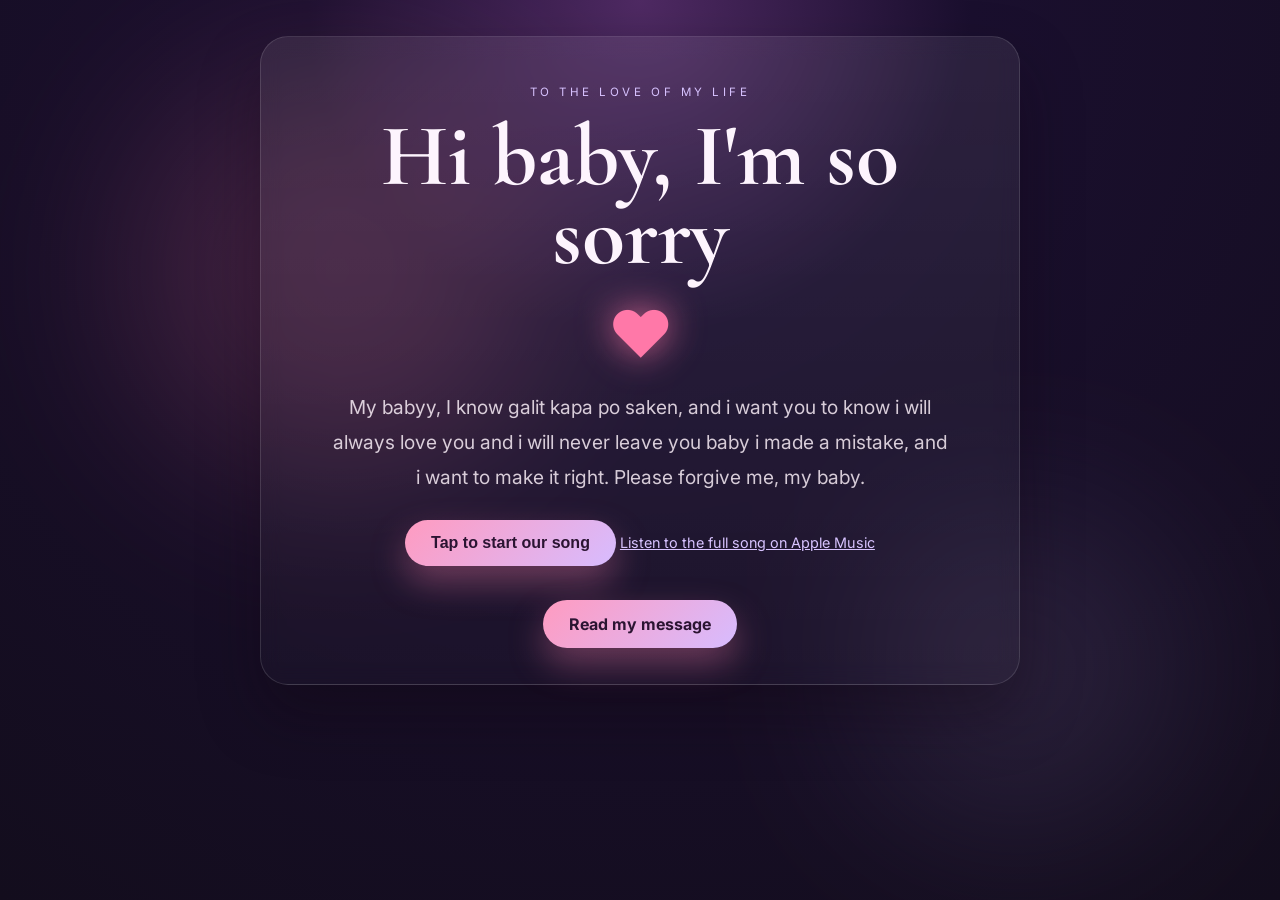
<file: index.html>
<!DOCTYPE html>
<html lang="en">
  <head>
    <meta charset="UTF-8" />
    <meta name="viewport" content="width=device-width, initial-scale=1.0" />
    <title>For My Love</title>
    <link rel="preconnect" href="https://fonts.googleapis.com" />
    <link rel="preconnect" href="https://fonts.gstatic.com" crossorigin />
    <link href="https://fonts.googleapis.com/css2?family=Cormorant+Garamond:wght@400;500;600;700&family=Inter:wght@400;500;600;700&display=swap" rel="stylesheet" />
    <link rel="stylesheet" href="style.css?v=5" />
  </head>
  <body>
    <div class="background-glow glow-one"></div>
    <div class="background-glow glow-two"></div>

    <div class="floating-hearts" aria-hidden="true"></div>

    <audio id="backgroundMusic" autoplay preload="auto" hidden>
      <source src="https://audio-ssl.itunes.apple.com/itunes-assets/AudioPreview211/v4/2f/ed/10/2fed102e-9258-299f-083b-c2484504ee30/mzaf_14450259569239720830.plus.aac.p.m4a" type="audio/mp4" />
    </audio>

    <main id="introPage" class="card">
      <div class="eyebrow">To the love of my life</div>
      <h1>Hi baby, I'm so sorry</h1>

      <div class="heart-wrap">
        <div class="heart">♥</div>
      </div>

      <p class="lead">
        My babyy, I know galit kapa po saken, and i want you to know i will always love you and i will never leave you baby
        i made a mistake, and i want to make it right. Please forgive me, my baby.
      </p>

      <p class="music-fallback" hidden>
        <button class="music-start" type="button">Tap to start our song</button>
        <a href="https://music.apple.com/us/album/last-night-on-earth/315611219?i=315611375" target="_blank" rel="noopener noreferrer">Listen to the full song on Apple Music</a>
      </p>

      <a id="readMessage" class="scroll-button" href="#message">Read my message</a>
    </main>

    <main id="messagePage" class="card message-page-view" hidden>
      <div class="eyebrow">From my heart to yours</div>
      <h1>I want you to know</h1>

      <div class="heart-wrap">
        <div class="heart">♥</div>
      </div>

      <p class="music-fallback" hidden>
        <button class="music-start" type="button">Tap to start our song</button>
        <a href="https://music.apple.com/us/album/last-night-on-earth/315611219?i=315611375" target="_blank" rel="noopener noreferrer">Listen to the full song on Apple Music</a>
      </p>

      <section class="message">
        <h2>I want you to know that</h2>
        <p>
          You are the most beautiful, kind, and precious part of my life. Every moment with
          you matters to me, and I would give anything to take back the pain I caused. I was
          wrong, and I own that completely.
        </p>
      </section>

      <section class="promise">
        <h2>My promise to you</h2>
        <ul>
          <li>I will listen with patience and not with pride.</li>
          <li>I will be more thoughtful, more honest, and more gentle.</li>
          <li>I will choose you with intention every single day.</li>
          <li>I will work every day to become the man you deserve.</li>
        </ul>
      </section>

      <section class="final-note">
        <p>
          Please know this: I love you more than words can say, and I am truly sorry for the
          hurt I caused. I hope, with time and tenderness, we can heal and grow even closer.
        </p>
      </section>

      <button id="revealButton" type="button">Open my heart to you</button>
      <div id="secretMessage" class="secret-message" aria-live="polite">
        You are my home, my peace, and my forever. I love you, and I am sorry — always.
      </div>

      <a id="backToIntro" class="scroll-button" href="#home">Back to the first page</a>
    </main>

    <script src="script.js?v=5"></script>
  </body>
</html>
</file>
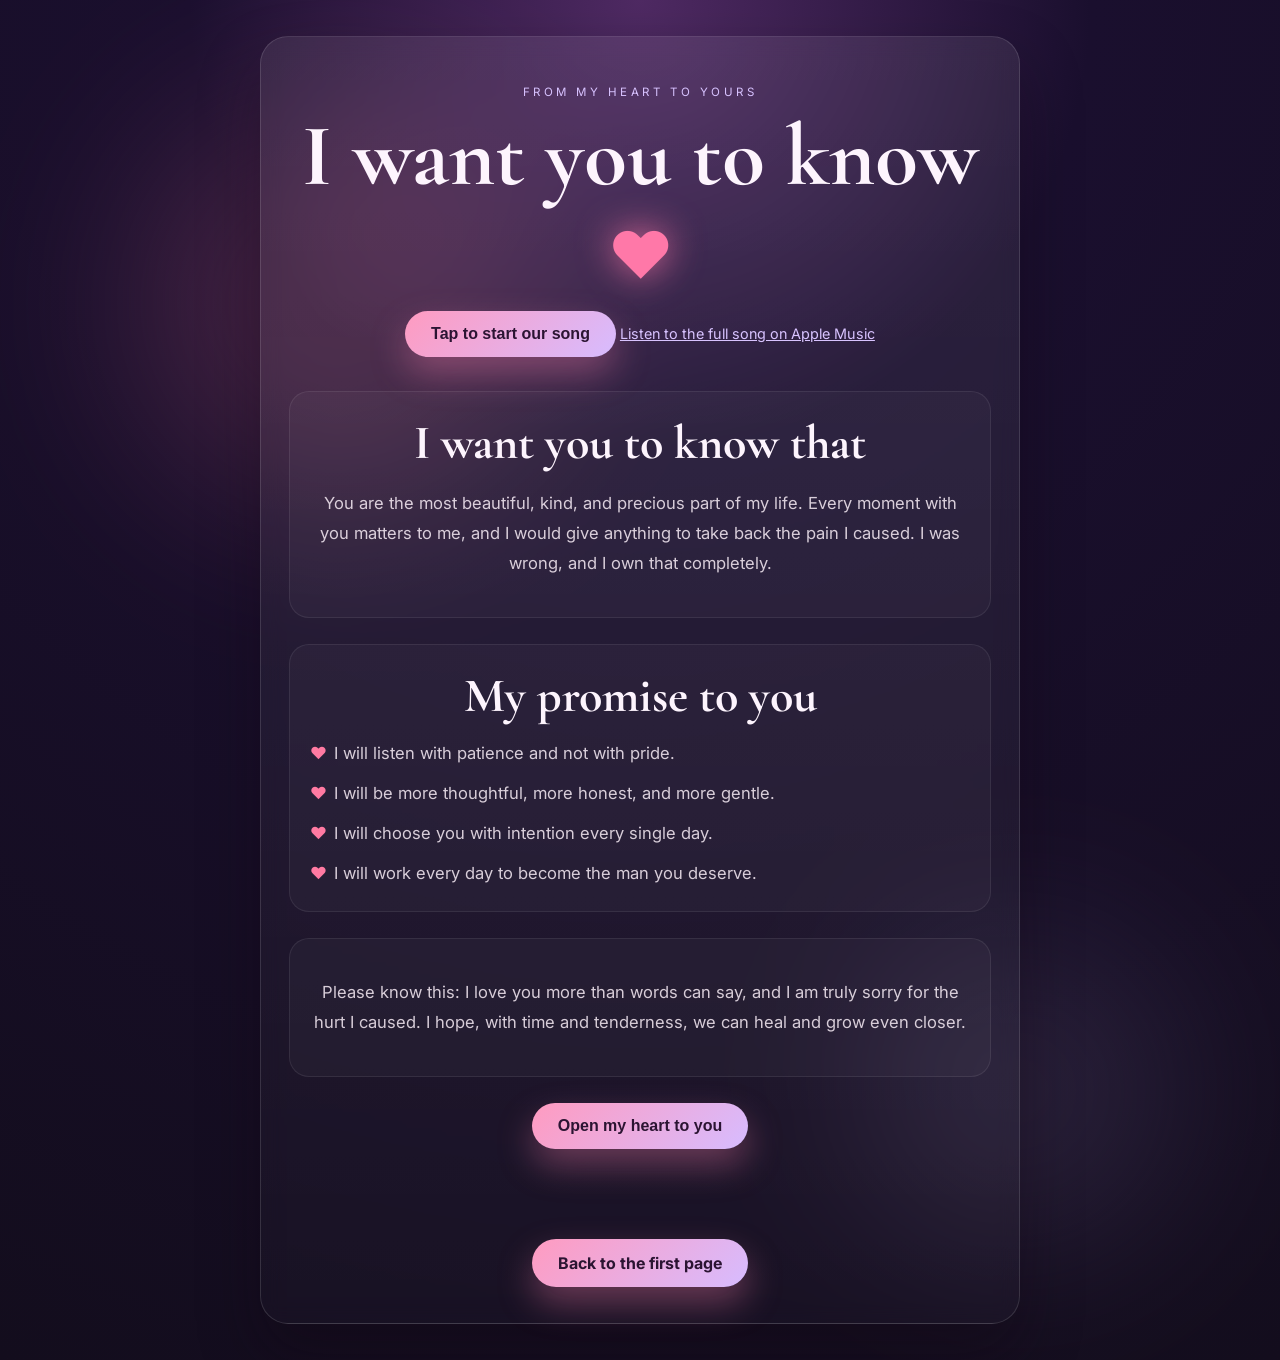
<file: apology.html>
<!DOCTYPE html>
<html lang="en">
  <head>
    <meta charset="UTF-8" />
    <meta name="viewport" content="width=device-width, initial-scale=1.0" />
    <title>A Message for You</title>
    <link rel="preconnect" href="https://fonts.googleapis.com" />
    <link rel="preconnect" href="https://fonts.gstatic.com" crossorigin />
    <link href="https://fonts.googleapis.com/css2?family=Cormorant+Garamond:wght@400;500;600;700&family=Inter:wght@400;500;600;700&display=swap" rel="stylesheet" />
    <link rel="stylesheet" href="style.css?v=5" />
  </head>
  <body class="message-page">
    <div class="background-glow glow-one"></div>
    <div class="background-glow glow-two"></div>
    <div class="floating-hearts" aria-hidden="true"></div>

    <main class="card">
      <div class="eyebrow">From my heart to yours</div>
      <h1>I want you to know</h1>

      <div class="heart-wrap">
        <div class="heart">♥</div>
      </div>

      <audio id="backgroundMusic" autoplay preload="auto" hidden>
        <source src="https://audio-ssl.itunes.apple.com/itunes-assets/AudioPreview211/v4/2f/ed/10/2fed102e-9258-299f-083b-c2484504ee30/mzaf_14450259569239720830.plus.aac.p.m4a" type="audio/mp4" />
      </audio>
      <p id="musicFallback" class="music-fallback" hidden>
        <button class="music-start" type="button">Tap to start our song</button>
        <a href="https://music.apple.com/us/album/last-night-on-earth/315611219?i=315611375" target="_blank" rel="noopener noreferrer">Listen to the full song on Apple Music</a>
      </p>

      <section class="message">
        <h2>I want you to know that</h2>
        <p>
          You are the most beautiful, kind, and precious part of my life. Every moment with
          you matters to me, and I would give anything to take back the pain I caused. I was
          wrong, and I own that completely.
        </p>
      </section>

      <section class="promise">
        <h2>My promise to you</h2>
        <ul>
          <li>I will listen with patience and not with pride.</li>
          <li>I will be more thoughtful, more honest, and more gentle.</li>
          <li>I will choose you with intention every single day.</li>
          <li>I will work every day to become the man you deserve.</li>
        </ul>
      </section>

      <section class="final-note">
        <p>
          Please know this: I love you more than words can say, and I am truly sorry for the
          hurt I caused. I hope, with time and tenderness, we can heal and grow even closer.
        </p>
      </section>

      <button id="revealButton" type="button">Open my heart to you</button>
      <div id="secretMessage" class="secret-message" aria-live="polite">
        You are my home, my peace, and my forever. I love you, and I am sorry — always.
      </div>

      <a class="scroll-button" href="index.html">Back to the first page</a>
    </main>

    <script src="script.js?v=5"></script>
  </body>
</html>
</file>
<file: style.css>
:root {
  --bg1: #1a0f2e;
  --bg2: #3d1c52;
  --rose: #ff7aa2;
  --pink: #f9d5e5;
  --lavender: #d8c3ff;
  --white: #fff7fb;
  --text: #fdf4fd;
  --muted: rgba(255, 244, 253, 0.82);
  --card: rgba(59, 31, 72, 0.72);
  --line: rgba(255, 255, 255, 0.13);
  --shadow: rgba(17, 7, 18, 0.35);
}

* {
  box-sizing: border-box;
}

html, body {
  margin: 0;
  min-height: 100%;
  font-family: "Inter", sans-serif;
  background: radial-gradient(circle at top, #4f2a63 0%, var(--bg1) 30%, #130d1d 100%);
  color: var(--text);
  scroll-behavior: smooth;
}

body {
  position: relative;
  min-height: 100vh;
  display: flex;
  flex-direction: column;
  align-items: center;
  padding: 36px 0;
  overflow-x: hidden;
  overflow-y: auto;
}

.background-glow {
  position: absolute;
  border-radius: 50%;
  filter: blur(90px);
  opacity: 0.55;
  pointer-events: none;
}

.glow-one {
  width: 26rem;
  height: 26rem;
  background: rgba(255, 122, 162, 0.32);
  top: 7%;
  left: 10%;
}

.glow-two {
  width: 20rem;
  height: 20rem;
  background: rgba(216, 195, 255, 0.2);
  bottom: 8%;
  right: 8%;
}

.card {
  position: relative;
  width: min(92vw, 760px);
  border-radius: 28px;
  padding: 48px 28px 36px;
  background: linear-gradient(180deg, rgba(255,255,255,0.08), rgba(255,255,255,0.02));
  border: 1px solid var(--line);
  box-shadow: 0 30px 60px var(--shadow);
  backdrop-filter: blur(10px);
  text-align: center;
  z-index: 1;
}

.message-page .card {
  animation: message-pop-in 3.2s cubic-bezier(0.2, 0.75, 0.3, 1) both;
}

.message-page-view.entering {
  animation: message-pop-in 3.2s cubic-bezier(0.2, 0.75, 0.3, 1) both;
}

[hidden] {
  display: none !important;
}

@keyframes message-pop-in {
  from {
    opacity: 0;
    transform: translateY(56px) scale(0.95);
  }
  to {
    opacity: 1;
    transform: translateY(0) scale(1);
  }
}

.eyebrow {
  text-transform: uppercase;
  letter-spacing: 0.22rem;
  font-size: 0.72rem;
  color: var(--lavender);
  margin-bottom: 18px;
}

h1, h2 {
  font-family: "Cormorant Garamond", serif;
  margin: 0;
  font-weight: 700;
}

h1 {
  font-size: clamp(3rem, 7vw, 5.5rem);
  line-height: 0.9;
  margin-bottom: 20px;
}

h2 {
  font-size: clamp(2rem, 4vw, 3rem);
  margin-bottom: 14px;
}

.heart-wrap {
  margin: 10px auto 18px;
  display: grid;
  place-items: center;
}

.heart {
  font-size: clamp(2.4rem, 5vw, 4rem);
  color: #ff78a8;
  animation: pulse 1.8s ease-in-out infinite;
  filter: drop-shadow(0 0 18px rgba(255, 120, 168, 0.8));
}

.lead, .message p, .final-note p, .promise li {
  color: var(--muted);
  line-height: 1.8;
  font-size: 1.04rem;
}

.lead {
  max-width: 620px;
  margin: 0 auto 26px;
  font-size: clamp(1.03rem, 2vw, 1.2rem);
}

.message, .promise, .final-note {
  margin-top: 26px;
  padding: 22px 20px;
  border-radius: 20px;
  background: rgba(255,255,255,0.03);
  border: 1px solid rgba(255,255,255,0.08);
}

.music-fallback {
  margin: 14px auto 0;
  color: var(--muted);
  font-size: 0.9rem;
}

.music-fallback[hidden] {
  display: none;
}

.music-fallback a {
  color: var(--lavender);
}

.music-fallback[hidden] {
  display: none;
}

.music-start {
  margin: 0 0 8px;
}

.promise ul {
  list-style: none;
  padding: 0;
  margin: 0;
  display: grid;
  gap: 10px;
}

.promise li {
  position: relative;
  padding-left: 24px;
  text-align: left;
}

.promise li::before {
  content: "♥";
  position: absolute;
  left: 0;
  top: 0;
  color: var(--rose);
}

button,
.scroll-button {
  display: inline-block;
  margin-top: 26px;
  border: none;
  border-radius: 999px;
  padding: 14px 26px;
  background: linear-gradient(135deg, #ff9bc0, #d7bcff);
  color: #2b1432;
  font-weight: 700;
  font-size: 1rem;
  cursor: pointer;
  box-shadow: 0 16px 35px rgba(255, 128, 176, 0.35);
  transition: transform 0.2s ease, box-shadow 0.2s ease;
  text-decoration: none;
}

button:hover,
.scroll-button:hover {
  transform: translateY(-2px);
  box-shadow: 0 20px 40px rgba(255, 128, 176, 0.44);
}

.secret-message {
  margin-top: 22px;
  min-height: 42px;
  font-size: 1.08rem;
  font-weight: 600;
  color: #ffe5f1;
  opacity: 0;
  transform: translateY(8px);
  transition: opacity 0.45s ease, transform 0.45s ease;
}

.secret-message.visible {
  opacity: 1;
  transform: translateY(0);
}

.floating-hearts {
  position: absolute;
  inset: 0;
  overflow: hidden;
  pointer-events: none;
}

.floating-hearts span {
  position: absolute;
  bottom: -60px;
  font-size: 1.5rem;
  color: rgba(255, 158, 194, 0.8);
  animation: drift 12s linear infinite;
}

@keyframes drift {
  0% {
    transform: translate3d(0, 0, 0) scale(0.8) rotate(0deg);
    opacity: 0;
  }
  10% {
    opacity: 1;
  }
  100% {
    transform: translate3d(var(--x), -118vh, 0) scale(1.3) rotate(20deg);
    opacity: 0;
  }
}

@keyframes pulse {
  0%, 100% { transform: scale(1); }
  50% { transform: scale(1.18); }
}

@media (max-width: 620px) {
  .card {
    padding: 36px 18px 26px;
  }

  .message, .promise, .final-note {
    padding: 18px 14px;
  }
}

@media (prefers-reduced-motion: reduce) {
  .message-page .card {
    animation: message-fade-in 2s ease-out both;
  }

  .message-page-view.entering {
    animation: message-fade-in 2s ease-out both;
  }
}

@keyframes message-fade-in {
  from {
    opacity: 0;
  }
  to {
    opacity: 1;
  }
}
</file>
